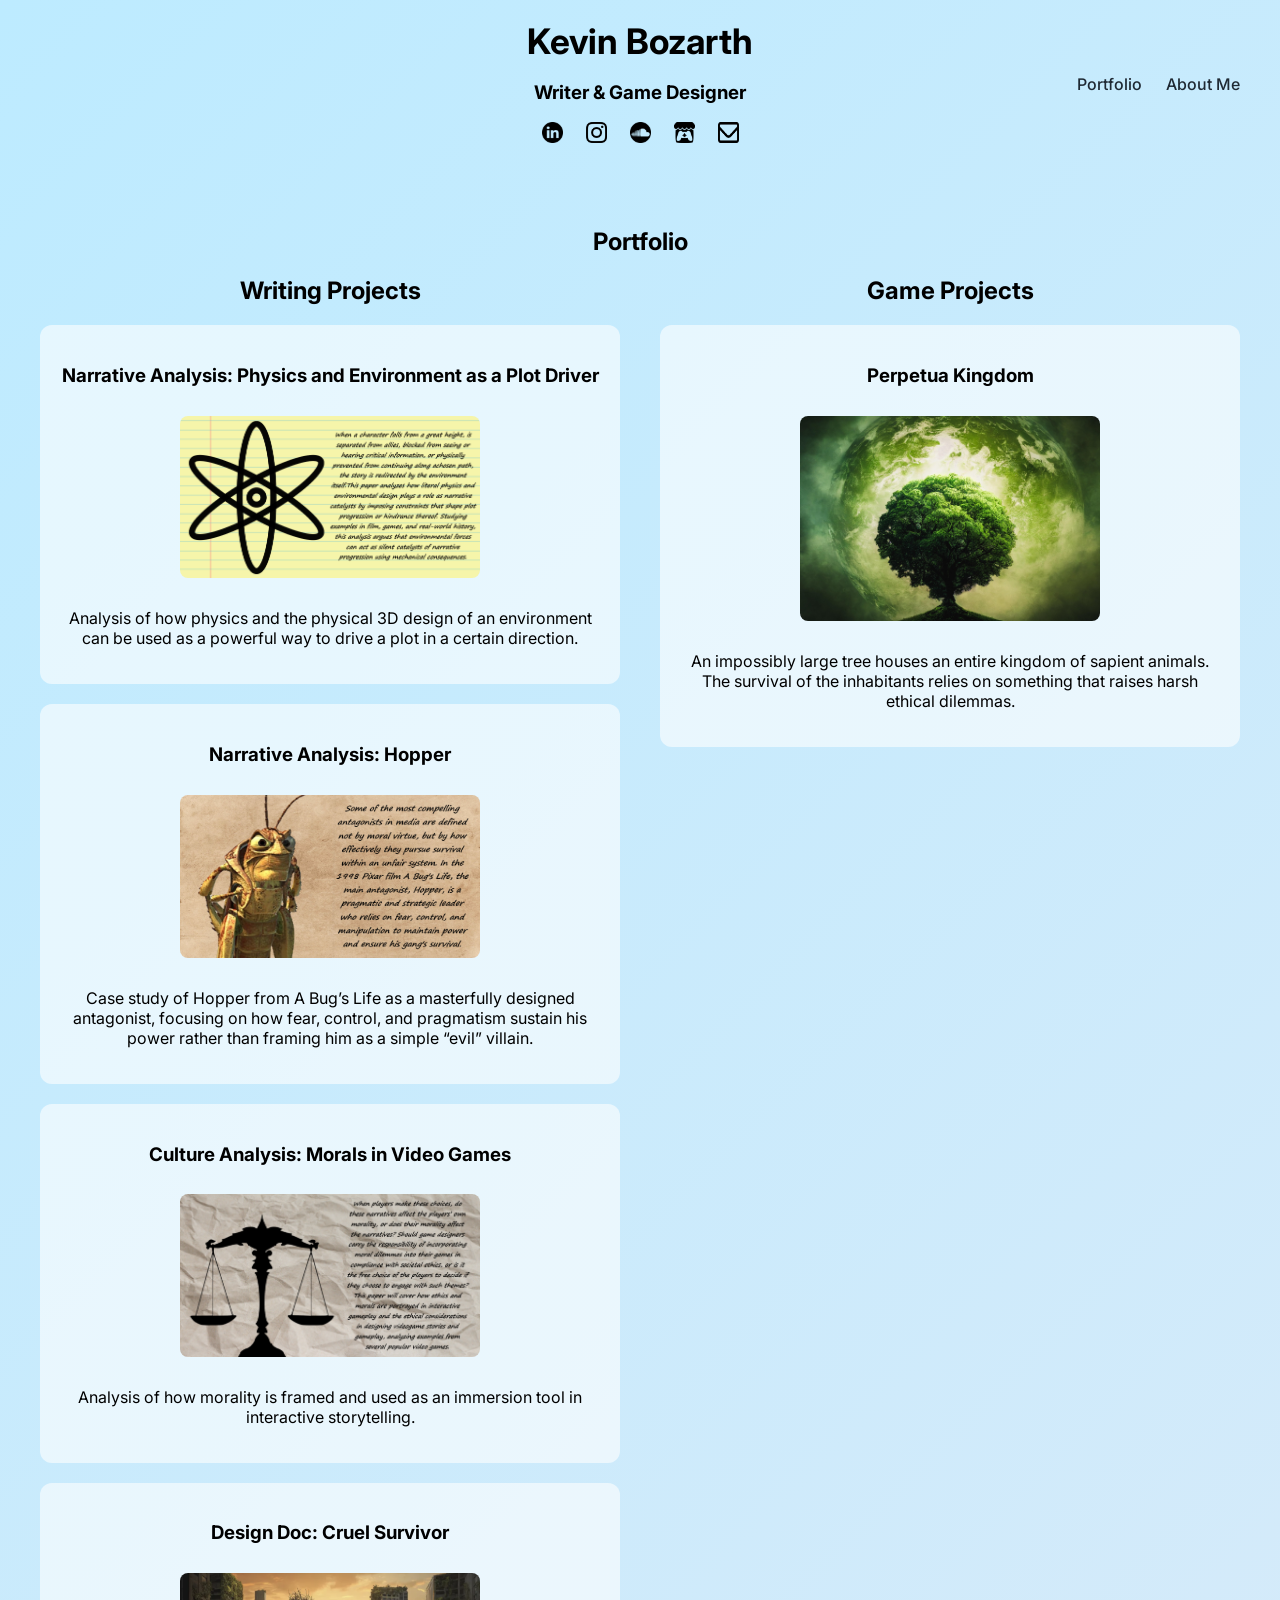
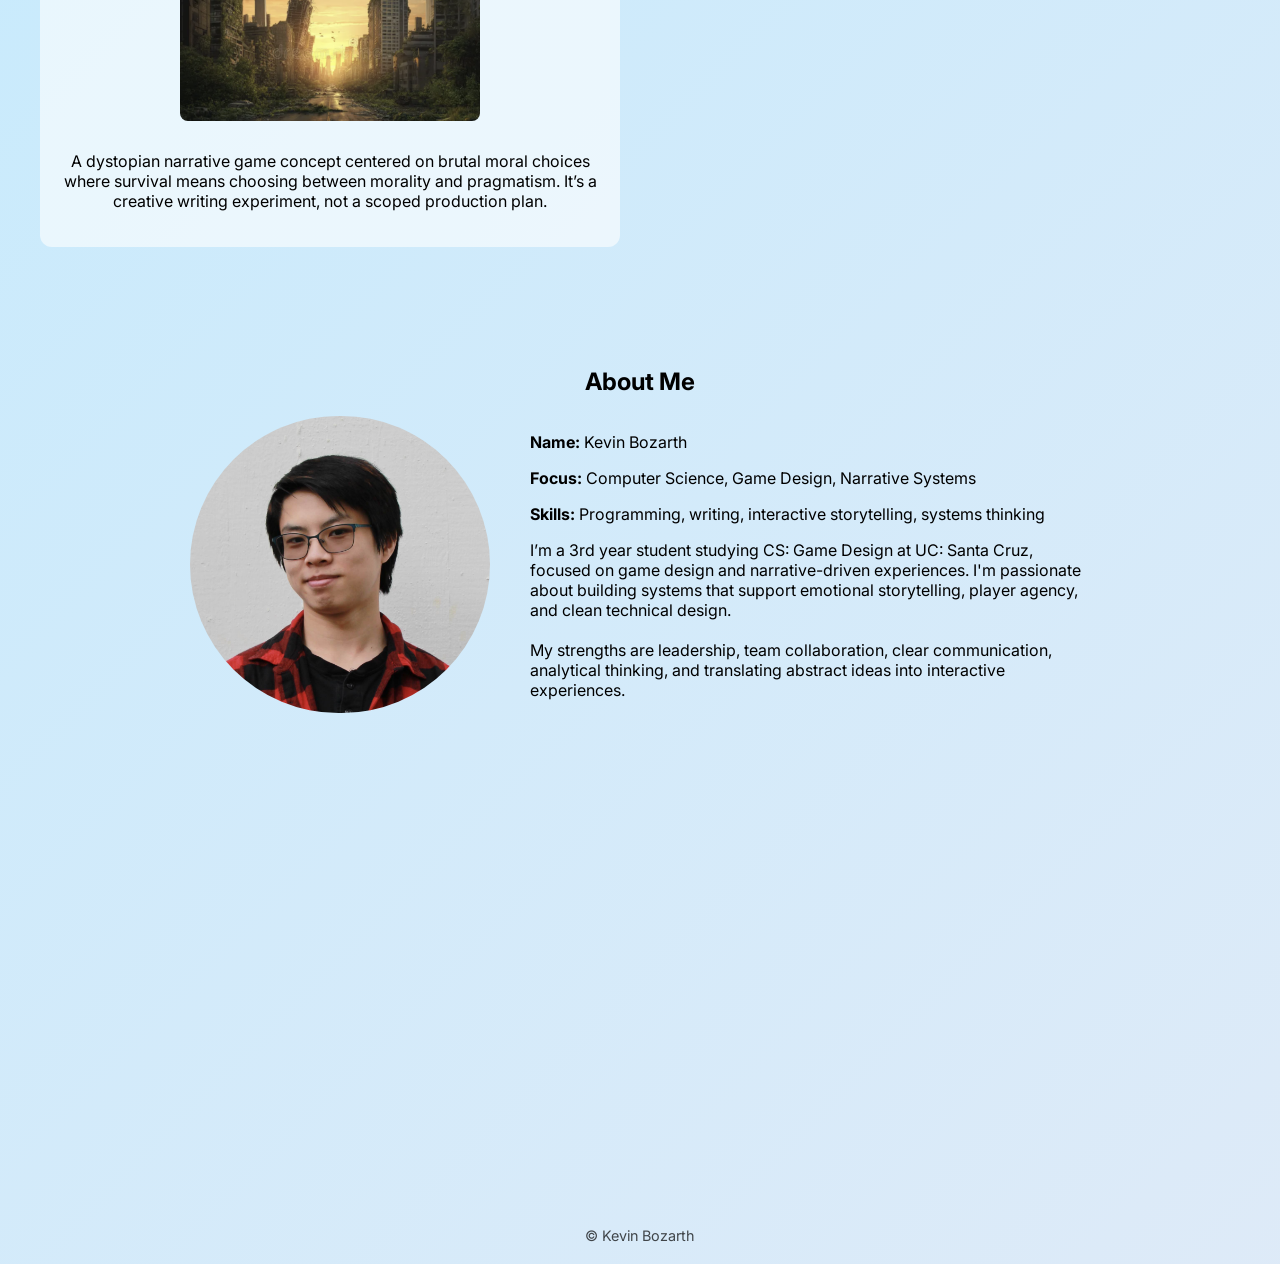
<file: portfolio.html>
<!DOCTYPE html>
<html lang="en">
<head>
  <meta charset="UTF-8" />
  <meta name="viewport" content="width=device-width, initial-scale=1.0" />
  <title>Kevin Bozarth Portfolio</title>
  <link href="https://fonts.googleapis.com/css2?family=Inter:wght@300;400;600&display=swap" rel="stylesheet">
  <style>
    body {
      margin: 0;
      font-family: 'Inter', sans-serif;
      background: linear-gradient(135deg, #bdebff, hsl(211, 64%, 92%));
      color: #000000;
    }

    header {
      display: flex;
      justify-content: space-between;
      align-items: center;
      padding: 20px 40px;
    }

    header h1 {

      margin: 0;
      font-size: 1.8rem;
    }

    nav {
        justify-self: end;
    }

    nav a {
      margin-left: 20px;
      text-decoration: none;
      color: #1f2933;
      font-weight: 500;
    }

    nav a:hover {
      text-decoration: underline;
    }

    section {
      padding: 40px;
      min-height: calc(100vh - 80px);
      text-align: center;
    }

    .projects {
      display: grid;
      grid-template-columns: 1fr 1fr;
      gap: 40px;
    }

    .column h2 {
      margin-top: 0;
      text-align: center;
    }

    .project {
      background: rgba(255, 255, 255, 0.6);
      border-radius: 12px;
      padding: 20px;
      margin-bottom: 20px;
    }

    .project img {
      width: 100%;
      border-radius: 8px;
      margin: 10px 0;
      transition: opacity 0.15s ease, transform 0.15s ease;
      opacity: 1; 
    }

    .project img:hover {
      opacity: 0.9; 
      transform: scale(1.04); 
    }

    .project a {
      color: #2563eb;
      text-decoration: none;
    }

    .project a:hover {
      text-decoration: underline;
    }

    .writing-preview {
      max-height: 180px;
      overflow-y: auto;
      padding: 12px;
      background: rgba(255, 255, 255, 0.7);
      border-radius: 8px;
      text-align: left;
      font-size: 0.95rem;
    }


    .about-container {
      max-width: 900px;
      margin: auto;
      display: grid;
      grid-template-columns: 300px 1fr;
      gap: 40px;
      align-items: start;
      text-align: left;
    }

    .about-container img {
      width: 100%;
      border-radius: 432px;
    }

    footer {
      text-align: center;
      padding: 20px;
      font-size: 0.9rem;
      opacity: 0.7;
    }

    @media (max-width: 800px) {
      .projects {
        grid-template-columns: 1fr;
      }

      .about-container {
        grid-template-columns: 1fr;
      }
    }

    .site-header {
        display: grid;
        grid-template-columns: 1fr auto 1fr;
        align-items: center;
        padding: 20px 40px;
    }

    .header-center {
      text-align: center;
      grid-column: 2;
    }

    .header-center h1 {
      margin: 0;
      font-size: 2.2rem;
    }

    .subtitle {
      margin: 6px 0 12px;
      font-weight: 400;
      font-size: 1.1rem;
      opacity: 0.8;
    }

    .socials a {
      margin: 0 8px;
      font-size: 0.95rem;
      text-decoration: none;
      color: #000000;
    }

    .socials {
      display: flex;
      justify-content: center;
      gap: 7px;
      margin-top: 8px;
    }

    .socials img {
      width: 21px;
      height: 21px;
      opacity: 1;
      transition: opacity 0.15s ease, transform 0.15s ease;
    }

    .socials img:hover {
      opacity: 1;
      transform: scale(1.1);
    }

    .socials a:hover {
      text-decoration: underline;
    }

  </style>
</head>
<body>
  <header class="site-header">
  <div class="header-center">
    <h1>Kevin Bozarth</h1>
    <h3>Writer & Game Designer</h3>

    <div class="socials">
      <a href="https://linkedin.com/in/kevin-bozarth-2b59a22bb" target="_blank">
        <img src="images/linkedInIcon.png" alt="LinkedIn">
      </a>
      <a href="https://www.instagram.com/_kevinbozarth_" target="_blank">
        <img src="images/instagramIcon.png" alt="Instagram">
      </a>
      <a href="https://soundcloud.com/kevin-bozarth" target="_blank">
        <img src="images/soundCloudIcon.png" alt="SoundCloud">
      </a>
      <a href="https://kevinbozarth.itch.io" target="_blank">
        <img src="images/itchioIcon.png" alt="itch.io">
      </a>
      <a href="mailto:kevin.c.bozarth@gmail.com">
        <img src="images/mailIcon.png" alt="Email">
      </a>
    </div>
  </div>
  <nav>
    <a href="#portfolio">Portfolio</a>
    <a href="#about">About Me</a>
  </nav>
  </header>

  <section id="portfolio">
    <h2>Portfolio</h2>
    <div class="projects">
      <div class="column">
        <h2>Writing Projects</h2>

        <div class="project">
          <h3>Narrative Analysis: Physics and Environment as a Plot Driver</h3>
          <a href="writingFiles/Physics and Environment as Plot Catalyzers.pdf" target="_blank">
            <img src="writingPreviews/physicsPreview.png" alt="Writing preview" style="width:300px;">
          </a>
          <p>Analysis of how physics and the physical 3D design of an environment can be used as a powerful way to drive a plot in a certain direction.</p>
        </div>

        <div class="project">
          <h3>Narrative Analysis: Hopper</h3>
          <a href="writingFiles/Hopper - An Analysis of Pragmatic Survival.pdf" target="_blank">
            <img src="writingPreviews/hopperPreview.png" alt="Writing preview" style="width:300px;">
          </a>
          <p>Case study of Hopper from A Bug’s Life as a masterfully designed antagonist, focusing on how fear, control, and pragmatism sustain his power rather than framing him as a simple “evil” villain.</p>
        </div>

        <div class="project">
          <h3>Culture Analysis: Morals in Video Games</h3>
          <a href="writingFiles/Ethics and Morality in Videogames.pdf" target="_blank">
            <img src="writingPreviews/moralsPreview.png" alt="Writing preview" style="width:300px;">
          </a>
          <p>Analysis of how morality is framed and used as an immersion tool in interactive storytelling.</p>
        </div>

        <div class="project">
          <h3>Design Doc: Cruel Survivor</h3>
          <a href="writingFiles/Cruel Survivor - Video Game Concept Design.pdf" target="_blank">
            <img src="writingPreviews/cruelSurvivorPreview.png" alt="Writing preview" style="width:300px;">
          </a>
          <p>A dystopian narrative game concept centered on brutal moral choices where survival means choosing between morality and pragmatism. It’s a creative writing experiment, not a scoped production plan.</p>
        </div>

        <!--
        <div class="project">
          <h3>example writing here</h3>
          <a href="files/WritingSample.pdf" target="_blank" style="width:300px;">
            <img
              src="img/writing1.png"
              alt="Writing Sample Preview"
              class="project-image"
            />
          </a>
          <div class="writing-preview">
            <p>
              This is the opening excerpt of the piece. Enough to show voice, tone,
              and competence, but not the entire thing.
            </p>
          </div>
        </div>
        -->

      </div>

      <div class="column">
        <h2>Game Projects</h2>

        <div class="project">
          <h3>Perpetua Kingdom</h3>
          <a href="https://kevinbozarth.itch.io/perpetua-kingdom" target="_blank">
            <img src="images/perpetuaKingdomIcon.jpg" alt="Game preview" style="width:300px;">
          </a>
          <p>An impossibly large tree houses an entire kingdom of sapient animals. The survival of the inhabitants relies on something that raises harsh ethical dilemmas.</p>
        </div>

        <!--
        <div class="project">
          <h3>Game Title 2</h3>
          <a href="https://example.com" target="_blank">
            <img src="placeholder-game.png" alt="Game preview">
          </a>
          <p>Short description of the game.</p>
        </div>
        -->

      </div>
    </div>
  </section>

  <section id="about">
    <h2>About Me</h2>
    <div class="about-container">
      <img src="images/headPhoto.png" alt="Photo of Kevin Bozarth">
      <div>
        <p><strong>Name:</strong> Kevin Bozarth</p>
        <p><strong>Focus:</strong> Computer Science, Game Design, Narrative Systems</p>
        <p><strong>Skills:</strong> Programming, writing, interactive storytelling, systems thinking</p>
        <p>
          I’m a 3rd year student studying CS: Game Design at UC: Santa Cruz, focused on game design and narrative-driven experiences. I'm passionate about building systems that support emotional storytelling, player agency, and clean technical design.
          <br><br>
          My strengths are leadership, team collaboration, clear communication, analytical thinking, and translating abstract ideas into interactive experiences.
        </p>
      </div>
    </div>
  </section>

  <footer>
    © Kevin Bozarth
  </footer>
</body>
</html>
</file>
